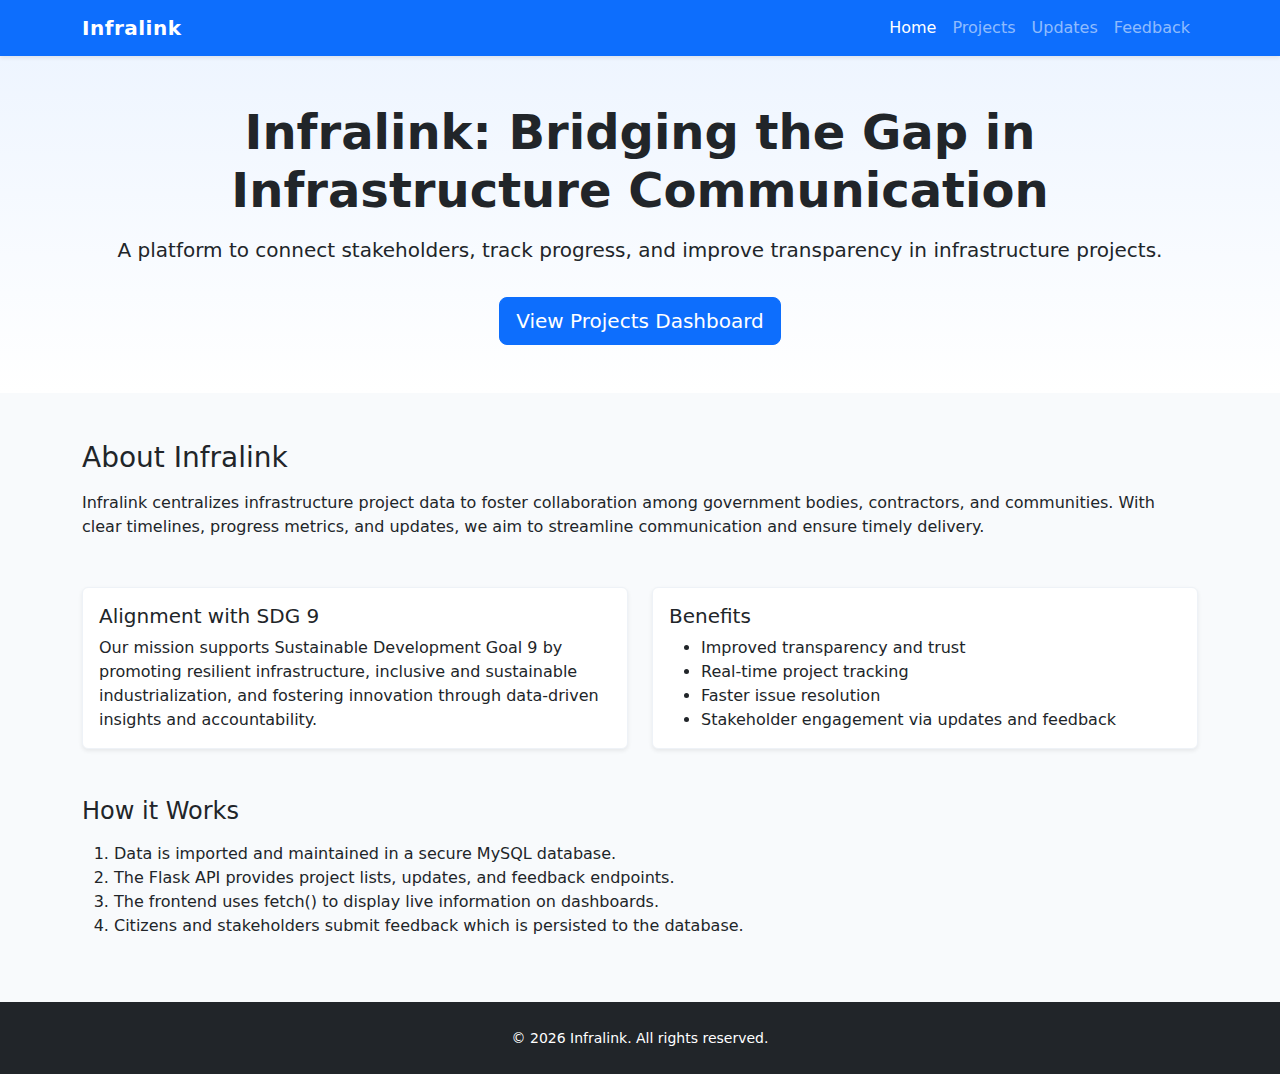
<file: Infralink_Full_Version/frontend/index.html>
<!DOCTYPE html>
<html lang="en">
<head>
  <meta charset="UTF-8" />
  <meta name="viewport" content="width=device-width, initial-scale=1" />
  <title>Infralink - Home</title>
  <link href="https://cdn.jsdelivr.net/npm/bootstrap@5.3.3/dist/css/bootstrap.min.css" rel="stylesheet" />
  <link rel="stylesheet" href="styles.css" />
</head>
<body>
  <nav class="navbar navbar-expand-lg navbar-dark bg-primary shadow-sm">
    <div class="container">
      <a class="navbar-brand fw-bold" href="index.html">Infralink</a>
      <button class="navbar-toggler" type="button" data-bs-toggle="collapse" data-bs-target="#navbarNav">
        <span class="navbar-toggler-icon"></span>
      </button>
      <div class="collapse navbar-collapse" id="navbarNav">
        <ul class="navbar-nav ms-auto">
          <li class="nav-item"><a class="nav-link active" href="index.html">Home</a></li>
          <li class="nav-item"><a class="nav-link" href="dashboard.html">Projects</a></li>
          <li class="nav-item"><a class="nav-link" href="updates.html">Updates</a></li>
          <li class="nav-item"><a class="nav-link" href="feedback.html">Feedback</a></li>
        </ul>
      </div>
    </div>
  </nav>

  <header class="py-5 bg-light hero">
    <div class="container text-center">
      <h1 class="display-5 fw-bold">Infralink: Bridging the Gap in Infrastructure Communication</h1>
      <p class="lead mt-3">A platform to connect stakeholders, track progress, and improve transparency in infrastructure projects.</p>
      <a href="dashboard.html" class="btn btn-lg btn-primary mt-3">View Projects Dashboard</a>
    </div>
  </header>

  <main class="container my-5">
    <section class="mb-5">
      <h2 class="h3 mb-3">About Infralink</h2>
      <p>Infralink centralizes infrastructure project data to foster collaboration among government bodies, contractors, and communities. With clear timelines, progress metrics, and updates, we aim to streamline communication and ensure timely delivery.</p>
    </section>

    <section class="row g-4 align-items-stretch mb-5">
      <div class="col-md-6">
        <div class="card h-100 shadow-sm">
          <div class="card-body">
            <h3 class="h5 card-title">Alignment with SDG 9</h3>
            <p class="card-text">Our mission supports Sustainable Development Goal 9 by promoting resilient infrastructure, inclusive and sustainable industrialization, and fostering innovation through data-driven insights and accountability.</p>
          </div>
        </div>
      </div>
      <div class="col-md-6">
        <div class="card h-100 shadow-sm">
          <div class="card-body">
            <h3 class="h5 card-title">Benefits</h3>
            <ul class="mb-0">
              <li>Improved transparency and trust</li>
              <li>Real-time project tracking</li>
              <li>Faster issue resolution</li>
              <li>Stakeholder engagement via updates and feedback</li>
            </ul>
          </div>
        </div>
      </div>
    </section>

    <section class="mb-5">
      <h2 class="h4 mb-3">How it Works</h2>
      <ol>
        <li>Data is imported and maintained in a secure MySQL database.</li>
        <li>The Flask API provides project lists, updates, and feedback endpoints.</li>
        <li>The frontend uses fetch() to display live information on dashboards.</li>
        <li>Citizens and stakeholders submit feedback which is persisted to the database.</li>
      </ol>
    </section>
  </main>

  <footer class="py-4 bg-dark text-white">
    <div class="container text-center">
      <small>&copy; <span id="year"></span> Infralink. All rights reserved.</small>
    </div>
  </footer>

  <script src="https://cdn.jsdelivr.net/npm/bootstrap@5.3.3/dist/js/bootstrap.bundle.min.js"></script>
  <script>
    document.getElementById('year').textContent = new Date().getFullYear();
  </script>
</body>
</html>
</file>
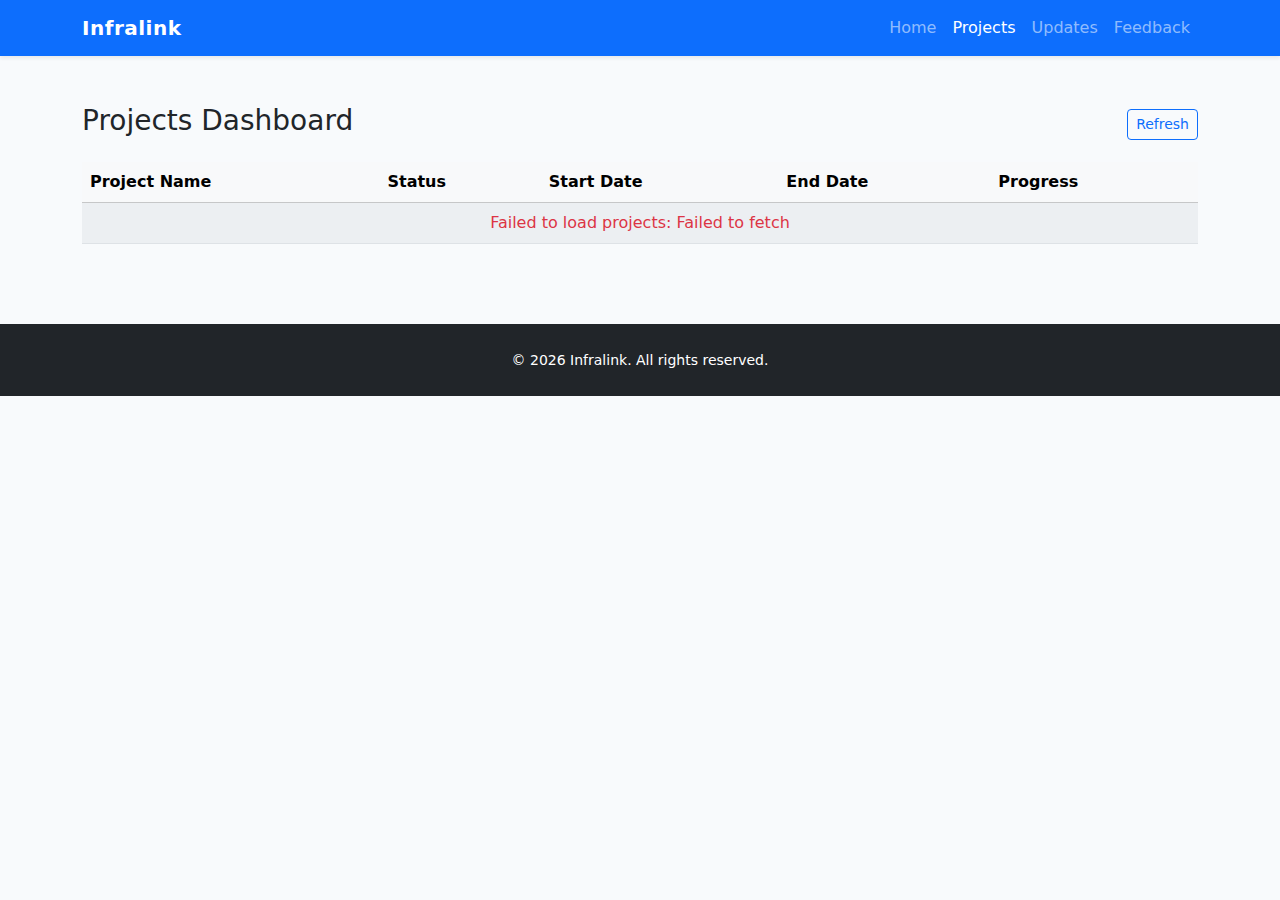
<file: Infralink_Full_Version/frontend/dashboard.html>
<!DOCTYPE html>
<html lang="en">
<head>
  <meta charset="UTF-8" />
  <meta name="viewport" content="width=device-width, initial-scale=1" />
  <title>Infralink - Projects Dashboard</title>
  <link href="https://cdn.jsdelivr.net/npm/bootstrap@5.3.3/dist/css/bootstrap.min.css" rel="stylesheet" />
  <link rel="stylesheet" href="styles.css" />
</head>
<body>
  <nav class="navbar navbar-expand-lg navbar-dark bg-primary shadow-sm">
    <div class="container">
      <a class="navbar-brand fw-bold" href="index.html">Infralink</a>
      <button class="navbar-toggler" type="button" data-bs-toggle="collapse" data-bs-target="#navbarNav">
        <span class="navbar-toggler-icon"></span>
      </button>
      <div class="collapse navbar-collapse" id="navbarNav">
        <ul class="navbar-nav ms-auto">
          <li class="nav-item"><a class="nav-link" href="index.html">Home</a></li>
          <li class="nav-item"><a class="nav-link active" href="dashboard.html">Projects</a></li>
          <li class="nav-item"><a class="nav-link" href="updates.html">Updates</a></li>
          <li class="nav-item"><a class="nav-link" href="feedback.html">Feedback</a></li>
        </ul>
      </div>
    </div>
  </nav>

  <main class="container my-5">
    <div class="d-flex justify-content-between align-items-center mb-3">
      <h1 class="h3">Projects Dashboard</h1>
      <button id="refreshProjects" class="btn btn-outline-primary btn-sm">Refresh</button>
    </div>

    <div class="table-responsive">
      <table class="table table-striped align-middle">
        <thead class="table-light">
          <tr>
            <th>Project Name</th>
            <th>Status</th>
            <th>Start Date</th>
            <th>End Date</th>
            <th>Progress</th>
          </tr>
        </thead>
        <tbody id="projectsTableBody">
          <tr>
            <td colspan="5" class="text-center text-muted">Loading projects...</td>
          </tr>
        </tbody>
      </table>
    </div>
  </main>

  <footer class="py-4 bg-dark text-white">
    <div class="container text-center">
      <small>&copy; <span id="year"></span> Infralink. All rights reserved.</small>
    </div>
  </footer>

  <script src="https://cdn.jsdelivr.net/npm/bootstrap@5.3.3/dist/js/bootstrap.bundle.min.js"></script>
  <script src="script.js"></script>
  <script>
    document.getElementById('year').textContent = new Date().getFullYear();
    window.addEventListener('DOMContentLoaded', () => {
      loadProjects();
      document.getElementById('refreshProjects').addEventListener('click', loadProjects);
    });
  </script>
</body>
</html>
</file>
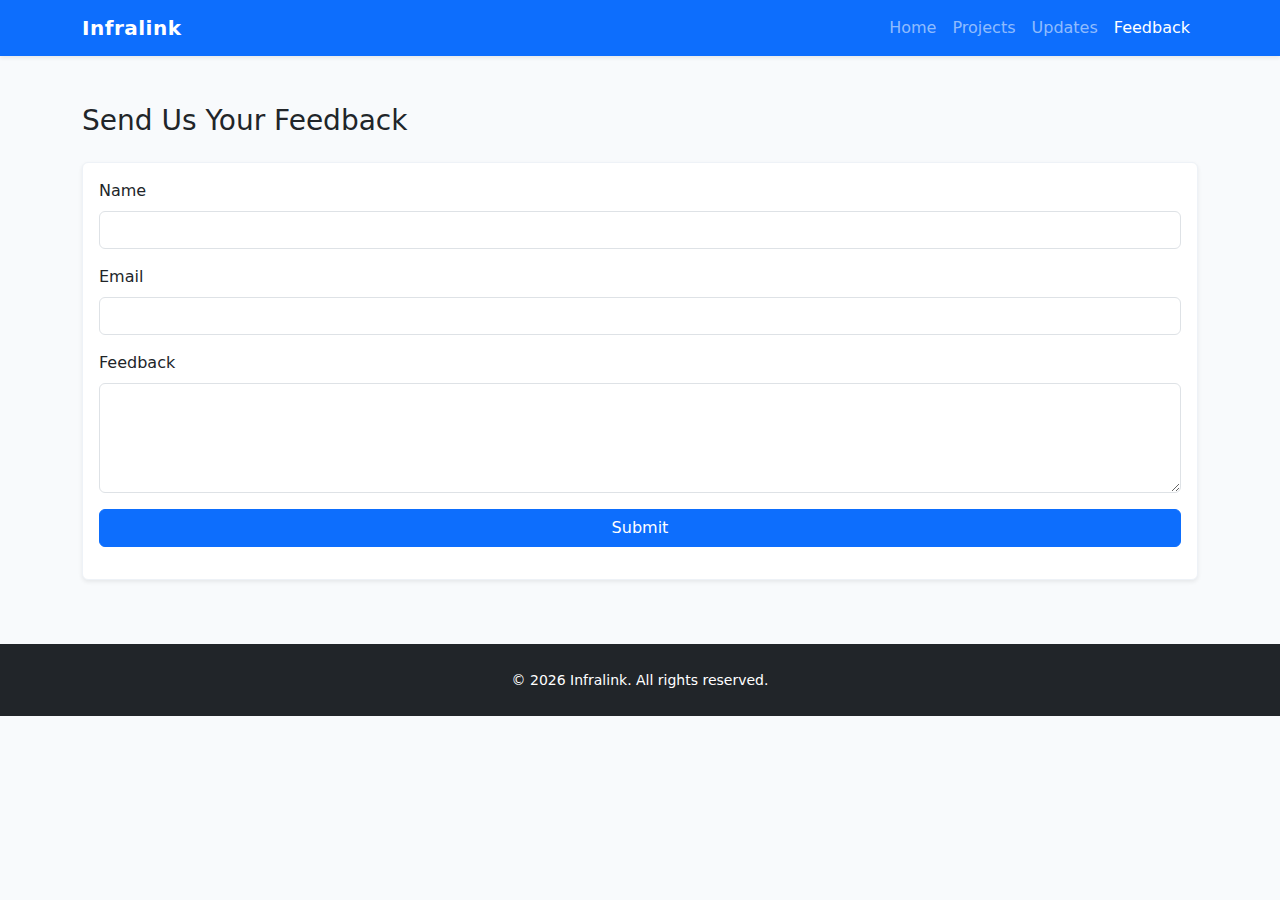
<file: Infralink_Full_Version/frontend/feedback.html>
<!DOCTYPE html>
<html lang="en">
<head>
  <meta charset="UTF-8" />
  <meta name="viewport" content="width=device-width, initial-scale=1" />
  <title>Infralink - Feedback</title>
  <link href="https://cdn.jsdelivr.net/npm/bootstrap@5.3.3/dist/css/bootstrap.min.css" rel="stylesheet" />
  <link rel="stylesheet" href="styles.css" />
</head>
<body>
  <nav class="navbar navbar-expand-lg navbar-dark bg-primary shadow-sm">
    <div class="container">
      <a class="navbar-brand fw-bold" href="index.html">Infralink</a>
      <button class="navbar-toggler" type="button" data-bs-toggle="collapse" data-bs-target="#navbarNav">
        <span class="navbar-toggler-icon"></span>
      </button>
      <div class="collapse navbar-collapse" id="navbarNav">
        <ul class="navbar-nav ms-auto">
          <li class="nav-item"><a class="nav-link" href="index.html">Home</a></li>
          <li class="nav-item"><a class="nav-link" href="dashboard.html">Projects</a></li>
          <li class="nav-item"><a class="nav-link" href="updates.html">Updates</a></li>
          <li class="nav-item"><a class="nav-link active" href="feedback.html">Feedback</a></li>
        </ul>
      </div>
    </div>
  </nav>

  <main class="container my-5">
    <h1 class="h3 mb-4">Send Us Your Feedback</h1>
    <form id="feedbackForm" class="card p-3 shadow-sm">
      <div class="mb-3">
        <label for="name" class="form-label">Name</label>
        <input type="text" class="form-control" id="name" required />
      </div>
      <div class="mb-3">
        <label for="email" class="form-label">Email</label>
        <input type="email" class="form-control" id="email" required />
      </div>
      <div class="mb-3">
        <label for="feedback" class="form-label">Feedback</label>
        <textarea class="form-control" id="feedback" rows="4" required></textarea>
      </div>
      <button type="submit" class="btn btn-primary">Submit</button>
      <div id="feedbackMsg" class="mt-3"></div>
    </form>
  </main>

  <footer class="py-4 bg-dark text-white">
    <div class="container text-center">
      <small>&copy; <span id="year"></span> Infralink. All rights reserved.</small>
    </div>
  </footer>

  <script src="https://cdn.jsdelivr.net/npm/bootstrap@5.3.3/dist/js/bootstrap.bundle.min.js"></script>
  <script src="script.js"></script>
  <script>
    document.getElementById('year').textContent = new Date().getFullYear();
    window.addEventListener('DOMContentLoaded', () => {
      wireFeedbackForm();
    });
  </script>
</body>
</html>
</file>
<file: Infralink_Full_Version/frontend/styles.css>
/* Basic custom styling to complement Bootstrap */
body { background-color: #f8fafc; }
.navbar-brand { letter-spacing: 0.5px; }
.hero { background: linear-gradient(180deg, #eef5ff 0%, #ffffff 100%); }
.card { border: 1px solid #eef2f7; }
.table-striped>tbody>tr:nth-of-type(odd)>* { background-color: #f9fcff; }

/* Status badge colors */
.badge-status { font-weight: 600; }
.badge-active { background-color: #198754; }
.badge-completed { background-color: #0d6efd; }
.badge-delayed { background-color: #dc3545; }

footer { margin-top: 4rem; }
</file>
